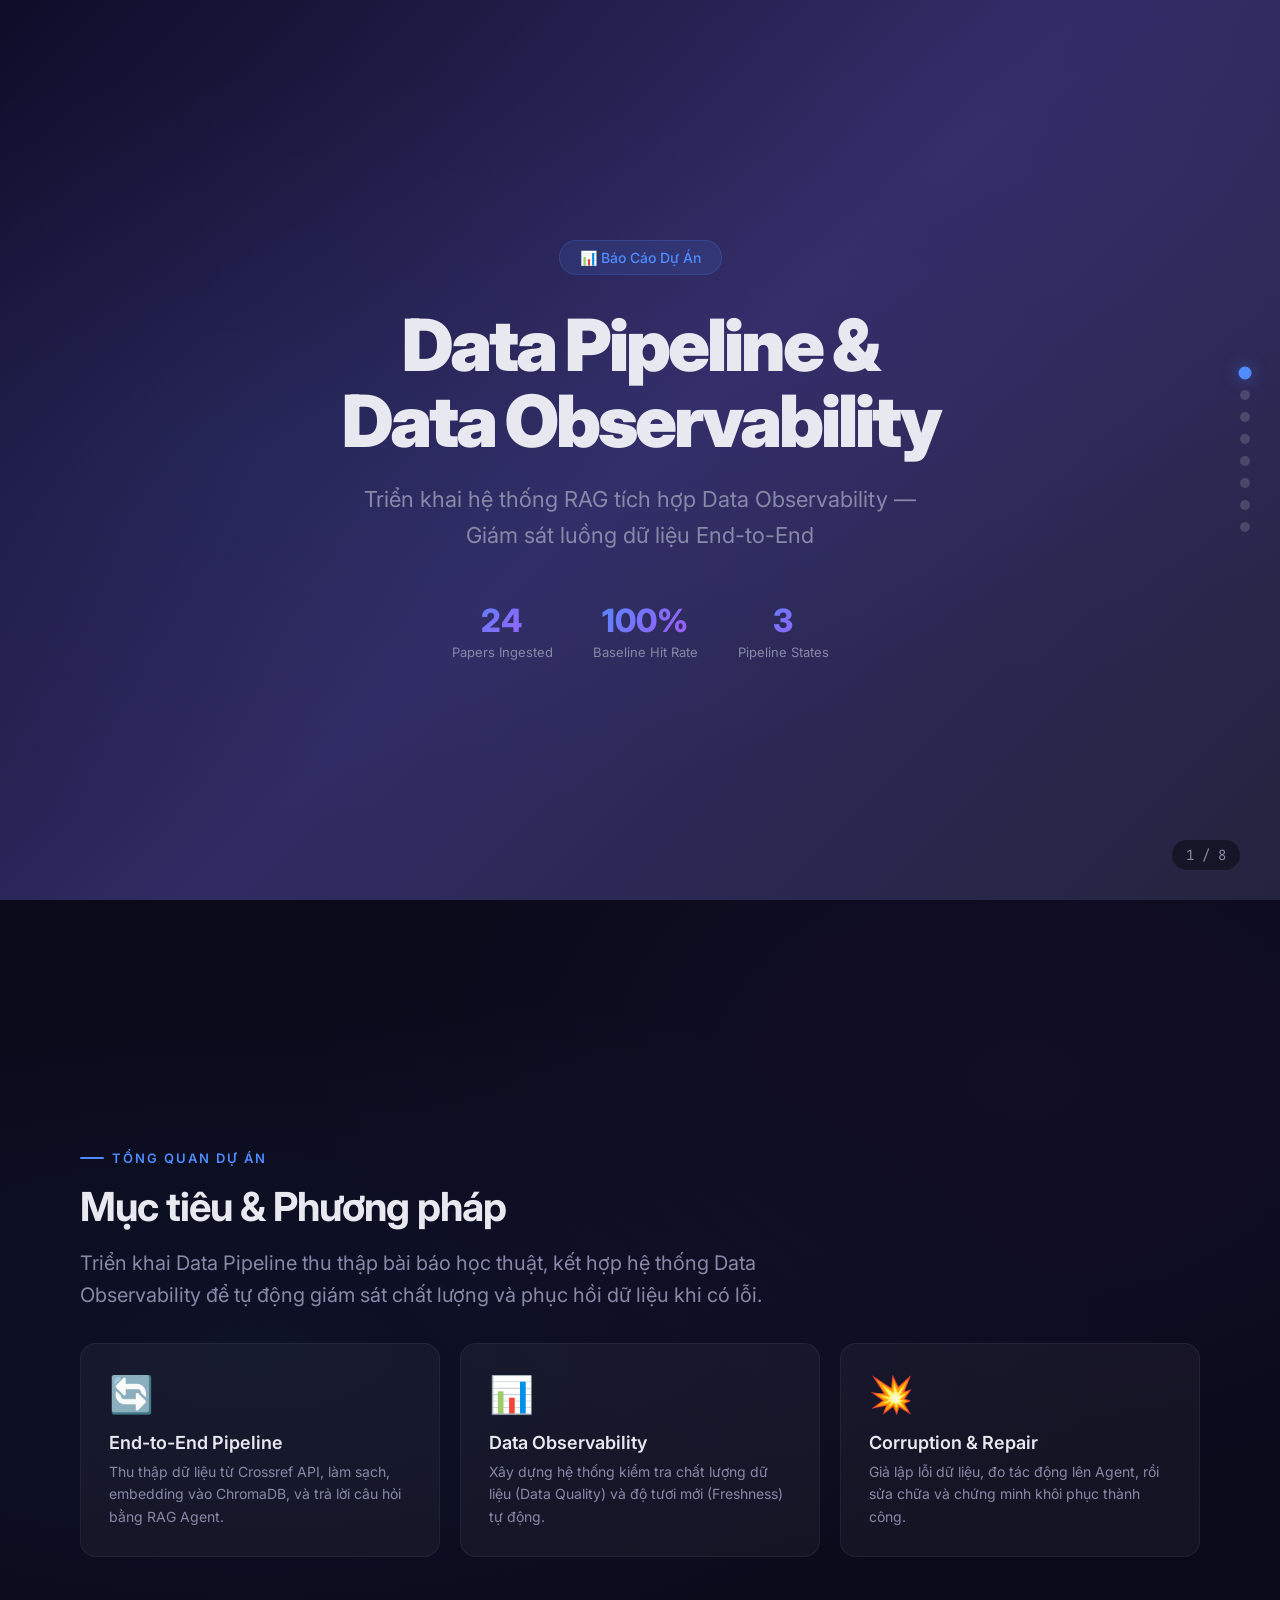
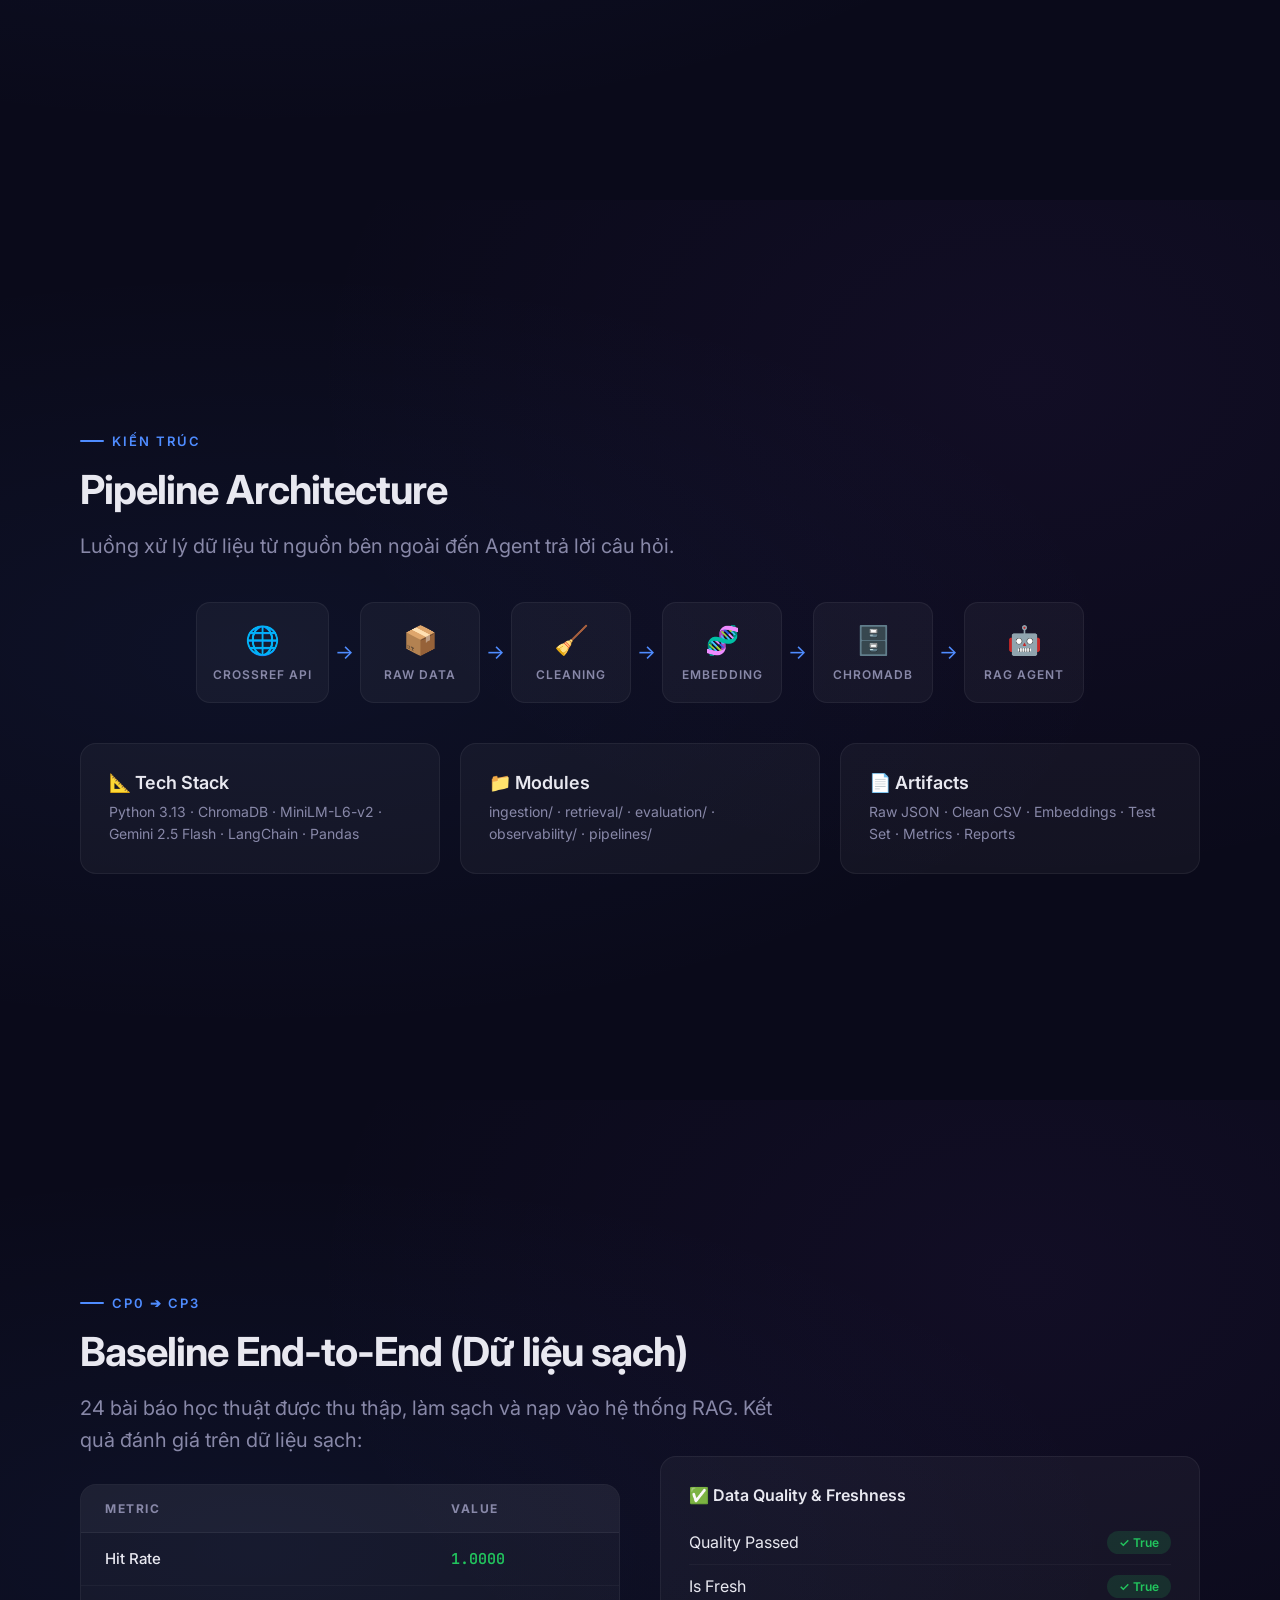
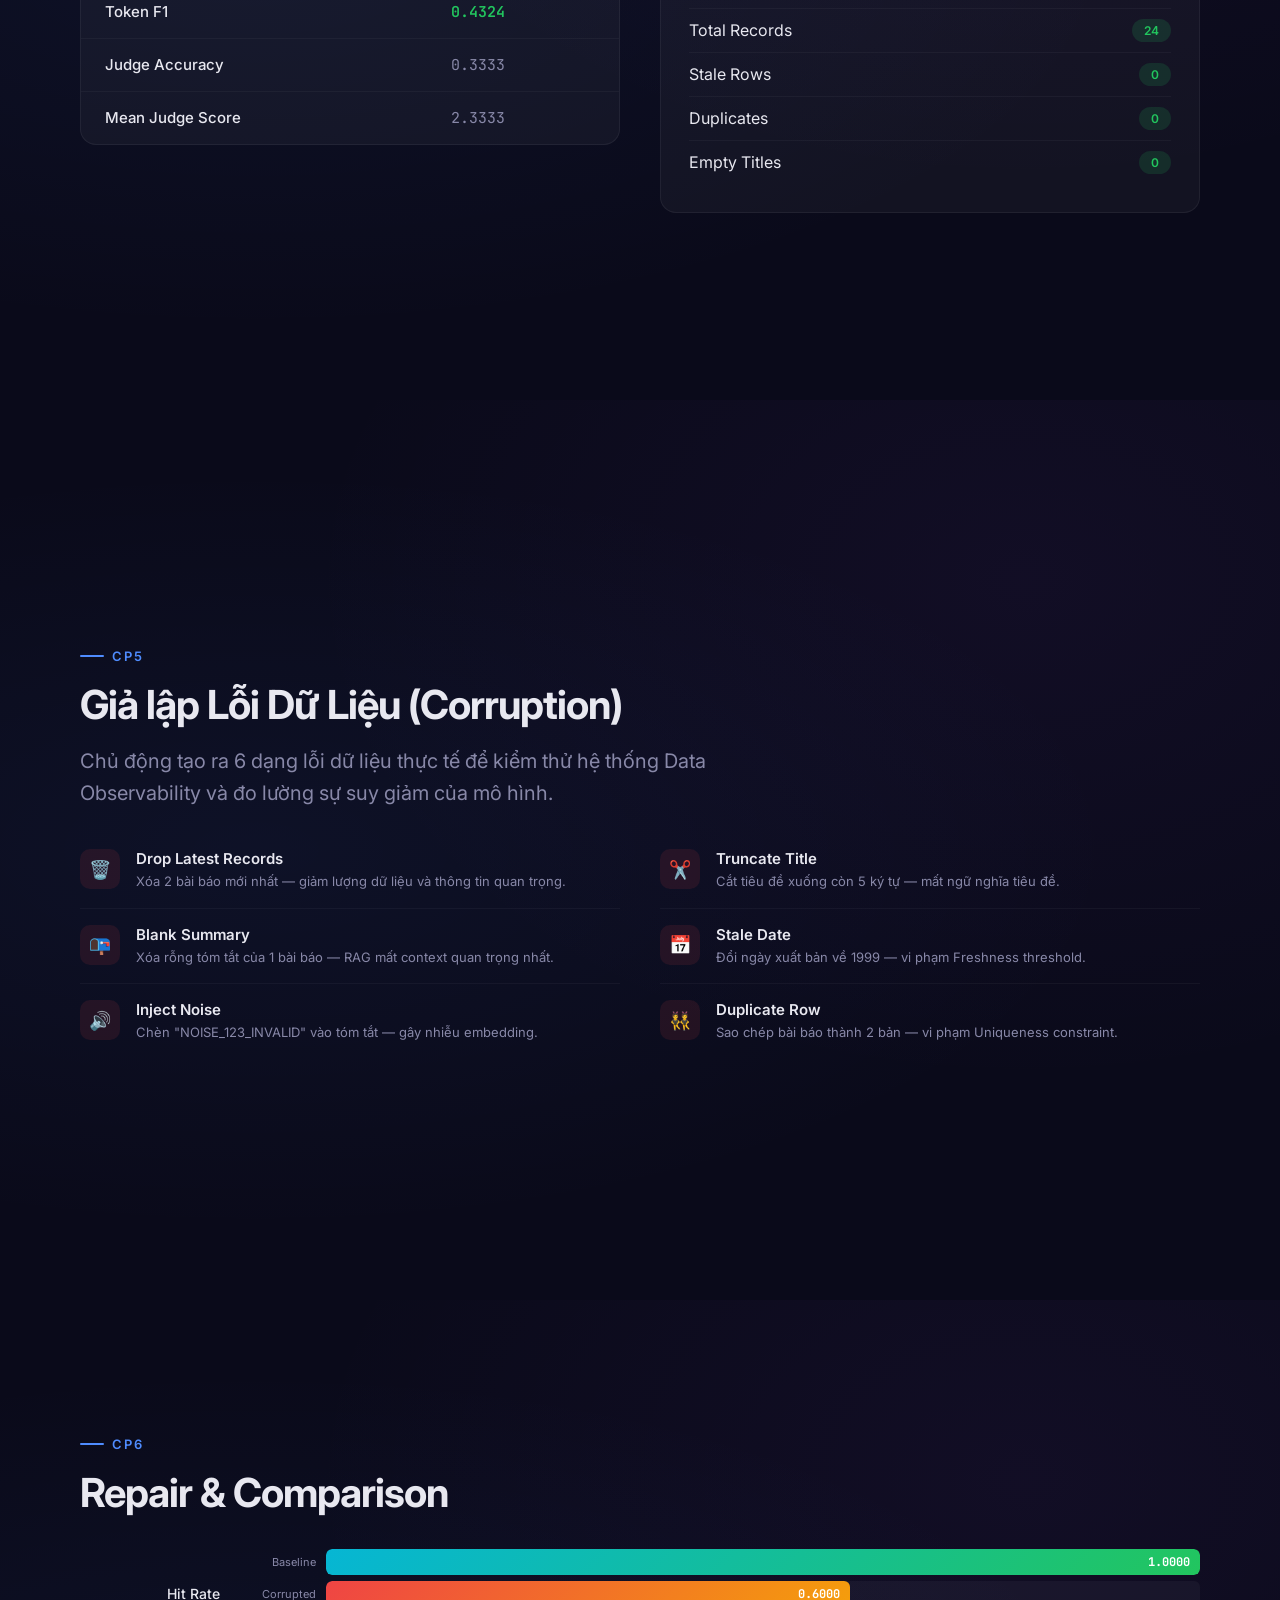
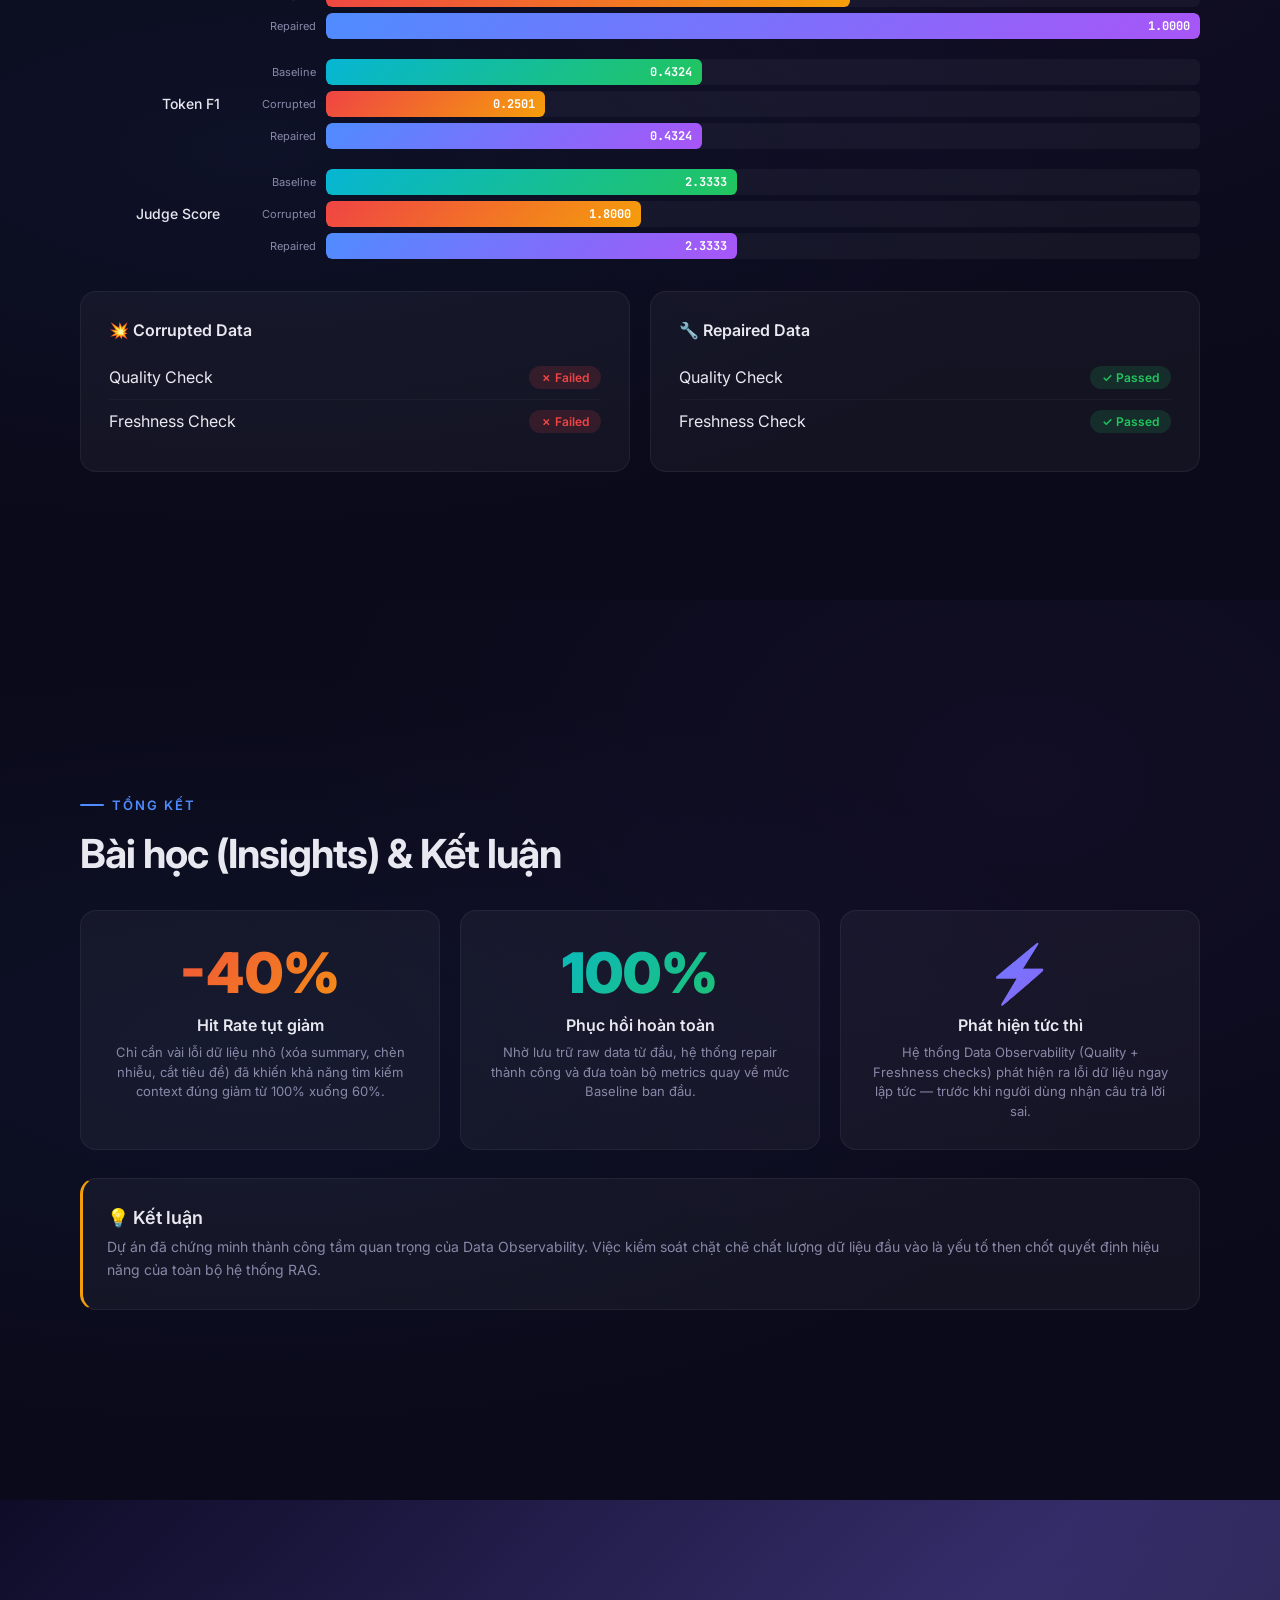
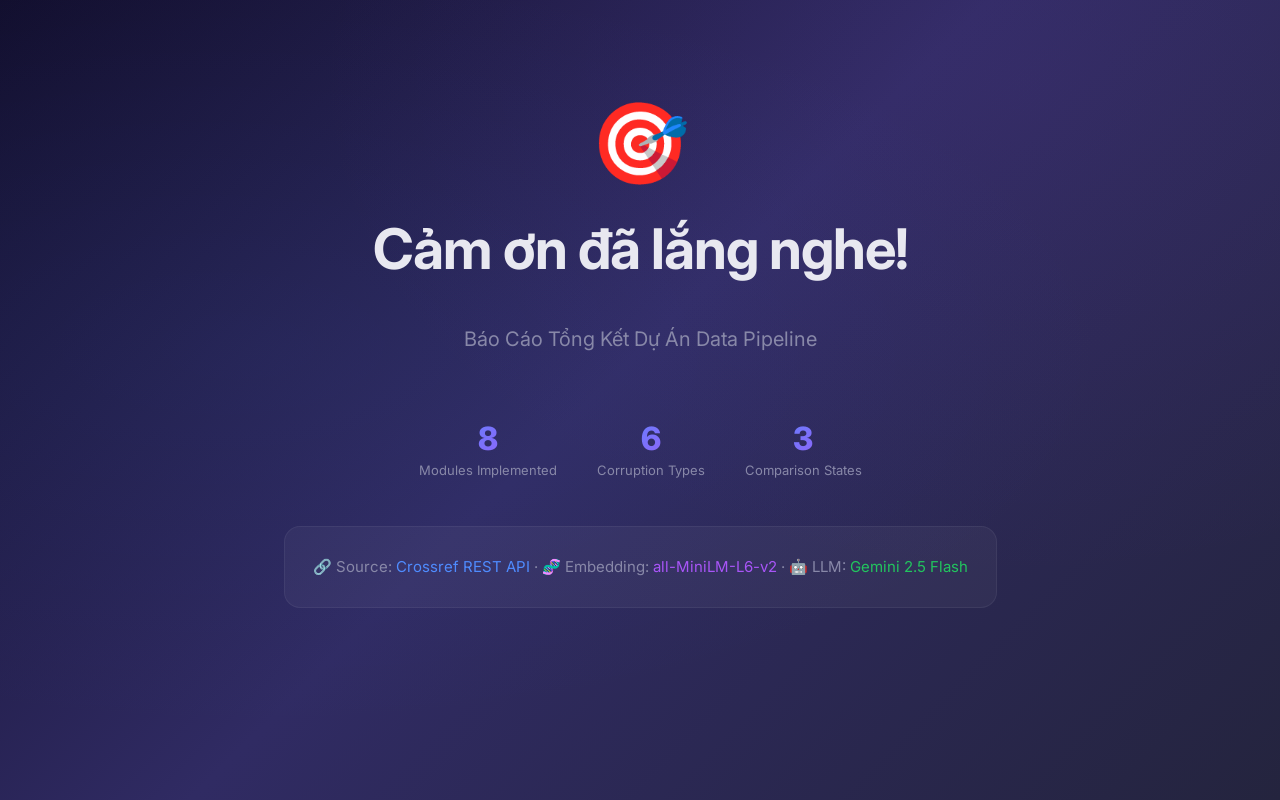
<file: presentation.html>
<!DOCTYPE html>
<html lang="vi">
<head>
    <meta charset="UTF-8">
    <meta name="viewport" content="width=device-width, initial-scale=1.0">
    <title>Day 10 - Data Pipeline & Data Observability</title>
    <link href="https://fonts.googleapis.com/css2?family=Inter:wght@300;400;500;600;700;800;900&family=JetBrains+Mono:wght@400;500;600&display=swap" rel="stylesheet">
    <style>
        :root {
            --bg-primary: #0a0a1a;
            --bg-card: rgba(255, 255, 255, 0.04);
            --bg-card-hover: rgba(255, 255, 255, 0.08);
            --text-primary: #e8e8f0;
            --text-secondary: #8888a8;
            --accent-blue: #4f8cff;
            --accent-purple: #a855f7;
            --accent-green: #22c55e;
            --accent-red: #ef4444;
            --accent-amber: #f59e0b;
            --accent-cyan: #06b6d4;
            --gradient-1: linear-gradient(135deg, #4f8cff 0%, #a855f7 100%);
            --gradient-2: linear-gradient(135deg, #06b6d4 0%, #22c55e 100%);
            --gradient-3: linear-gradient(135deg, #ef4444 0%, #f59e0b 100%);
            --gradient-hero: linear-gradient(135deg, #0f0c29, #302b63, #24243e);
        }

        * { margin: 0; padding: 0; box-sizing: border-box; }

        html { scroll-behavior: smooth; scroll-snap-type: y mandatory; overflow-y: scroll; }

        body {
            font-family: 'Inter', -apple-system, sans-serif;
            background: var(--bg-primary);
            color: var(--text-primary);
            -webkit-font-smoothing: antialiased;
        }

        /* ===== SLIDE SYSTEM ===== */
        .slide {
            min-height: 100vh;
            width: 100%;
            display: flex;
            flex-direction: column;
            justify-content: center;
            align-items: center;
            padding: 60px 80px;
            position: relative;
            scroll-snap-align: start;
            overflow: hidden;
        }

        .slide::before {
            content: '';
            position: absolute;
            top: 0; left: 0; right: 0; bottom: 0;
            background: radial-gradient(ellipse at 20% 50%, rgba(79, 140, 255, 0.06) 0%, transparent 60%),
                        radial-gradient(ellipse at 80% 20%, rgba(168, 85, 247, 0.05) 0%, transparent 50%);
            pointer-events: none;
        }

        .slide-content {
            max-width: 1200px;
            width: 100%;
            position: relative;
            z-index: 2;
        }

        /* ===== NAV ===== */
        .nav-dots {
            position: fixed;
            right: 30px;
            top: 50%;
            transform: translateY(-50%);
            z-index: 100;
            display: flex;
            flex-direction: column;
            gap: 12px;
        }

        .nav-dot {
            width: 10px; height: 10px;
            border-radius: 50%;
            background: rgba(255,255,255,0.15);
            cursor: pointer;
            transition: all 0.3s ease;
            border: none;
        }

        .nav-dot.active, .nav-dot:hover {
            background: var(--accent-blue);
            box-shadow: 0 0 12px rgba(79, 140, 255, 0.5);
            transform: scale(1.3);
        }

        /* ===== SLIDE COUNTER ===== */
        .slide-counter {
            position: fixed;
            bottom: 30px;
            right: 40px;
            z-index: 100;
            font-size: 14px;
            color: var(--text-secondary);
            font-family: 'JetBrains Mono', monospace;
            background: rgba(0,0,0,0.4);
            padding: 6px 14px;
            border-radius: 20px;
            backdrop-filter: blur(10px);
        }

        /* ===== TYPOGRAPHY ===== */
        .slide-title {
            font-size: 52px;
            font-weight: 800;
            line-height: 1.1;
            margin-bottom: 24px;
            letter-spacing: -1.5px;
        }

        .slide-title .gradient-text {
            background: var(--gradient-1);
            -webkit-background-clip: text;
            -webkit-text-fill-color: transparent;
            background-clip: text;
        }

        .slide-subtitle {
            font-size: 20px;
            color: var(--text-secondary);
            font-weight: 400;
            line-height: 1.6;
            max-width: 700px;
        }

        .section-label {
            display: inline-flex;
            align-items: center;
            gap: 8px;
            font-size: 13px;
            font-weight: 600;
            text-transform: uppercase;
            letter-spacing: 2px;
            color: var(--accent-blue);
            margin-bottom: 16px;
        }

        .section-label::before {
            content: '';
            width: 24px; height: 2px;
            background: var(--accent-blue);
            border-radius: 2px;
        }

        h2 {
            font-size: 40px;
            font-weight: 700;
            margin-bottom: 16px;
            letter-spacing: -1px;
        }

        h3 {
            font-size: 24px;
            font-weight: 600;
            margin-bottom: 12px;
        }

        /* ===== CARDS ===== */
        .card-grid {
            display: grid;
            grid-template-columns: repeat(auto-fit, minmax(280px, 1fr));
            gap: 20px;
            margin-top: 32px;
        }

        .card {
            background: var(--bg-card);
            border: 1px solid rgba(255,255,255,0.06);
            border-radius: 16px;
            padding: 28px;
            transition: all 0.35s ease;
            position: relative;
            overflow: hidden;
        }

        .card:hover {
            background: var(--bg-card-hover);
            border-color: rgba(79, 140, 255, 0.2);
            transform: translateY(-4px);
            box-shadow: 0 16px 48px rgba(0,0,0,0.3);
        }

        .card-icon {
            font-size: 36px;
            margin-bottom: 16px;
            display: block;
        }

        .card h3 { font-size: 18px; font-weight: 600; margin-bottom: 8px; }
        .card p { font-size: 14px; color: var(--text-secondary); line-height: 1.6; }

        /* ===== PIPELINE FLOW ===== */
        .pipeline-flow {
            display: flex;
            align-items: center;
            gap: 0;
            margin: 40px 0;
            flex-wrap: wrap;
            justify-content: center;
        }

        .pipeline-step {
            display: flex;
            flex-direction: column;
            align-items: center;
            text-align: center;
            gap: 10px;
            padding: 20px 16px;
            border-radius: 14px;
            background: var(--bg-card);
            border: 1px solid rgba(255,255,255,0.06);
            min-width: 120px;
            transition: all 0.3s ease;
        }

        .pipeline-step:hover {
            background: var(--bg-card-hover);
            transform: translateY(-4px);
        }

        .pipeline-step .step-icon { font-size: 28px; }
        .pipeline-step .step-label {
            font-size: 12px;
            font-weight: 600;
            text-transform: uppercase;
            letter-spacing: 1px;
            color: var(--text-secondary);
        }

        .pipeline-arrow {
            font-size: 20px;
            color: var(--accent-blue);
            padding: 0 6px;
            flex-shrink: 0;
        }

        /* ===== METRICS TABLE ===== */
        .metrics-table {
            width: 100%;
            border-collapse: separate;
            border-spacing: 0;
            margin-top: 28px;
            border-radius: 16px;
            overflow: hidden;
            background: var(--bg-card);
            border: 1px solid rgba(255,255,255,0.06);
        }

        .metrics-table th {
            padding: 16px 24px;
            text-align: left;
            font-size: 12px;
            font-weight: 700;
            text-transform: uppercase;
            letter-spacing: 1.5px;
            color: var(--text-secondary);
            background: rgba(255,255,255,0.03);
            border-bottom: 1px solid rgba(255,255,255,0.06);
        }

        .metrics-table td {
            padding: 16px 24px;
            font-size: 15px;
            border-bottom: 1px solid rgba(255,255,255,0.04);
            font-family: 'JetBrains Mono', monospace;
        }

        .metrics-table tr:last-child td { border-bottom: none; }

        .metrics-table .metric-name {
            font-family: 'Inter', sans-serif;
            font-weight: 500;
            color: var(--text-primary);
        }

        .val-good { color: var(--accent-green); font-weight: 600; }
        .val-bad { color: var(--accent-red); font-weight: 600; }
        .val-neutral { color: var(--text-secondary); }

        /* ===== BAR CHART ===== */
        .chart-container {
            margin-top: 32px;
        }

        .chart-row {
            display: flex;
            align-items: center;
            gap: 16px;
            margin-bottom: 20px;
        }

        .chart-label {
            width: 140px;
            font-size: 14px;
            font-weight: 500;
            text-align: right;
            flex-shrink: 0;
        }

        .chart-bars {
            flex: 1;
            display: flex;
            flex-direction: column;
            gap: 6px;
        }

        .bar-group {
            display: flex;
            align-items: center;
            gap: 10px;
        }

        .bar-tag {
            width: 80px;
            font-size: 11px;
            color: var(--text-secondary);
            text-align: right;
            flex-shrink: 0;
        }

        .bar-track {
            flex: 1;
            height: 26px;
            background: rgba(255,255,255,0.04);
            border-radius: 6px;
            overflow: hidden;
            position: relative;
        }

        .bar-fill {
            height: 100%;
            border-radius: 6px;
            transition: width 1.5s cubic-bezier(0.22, 1, 0.36, 1);
            display: flex;
            align-items: center;
            justify-content: flex-end;
            padding-right: 10px;
            font-size: 12px;
            font-weight: 700;
            font-family: 'JetBrains Mono', monospace;
            color: white;
            min-width: 50px;
        }

        .bar-baseline { background: var(--gradient-2); }
        .bar-corrupted { background: var(--gradient-3); }
        .bar-repaired { background: var(--gradient-1); }

        /* ===== STATUS BADGES ===== */
        .status-grid {
            display: grid;
            grid-template-columns: 1fr 1fr;
            gap: 20px;
            margin-top: 32px;
        }

        .status-card {
            background: var(--bg-card);
            border: 1px solid rgba(255,255,255,0.06);
            border-radius: 16px;
            padding: 28px;
        }

        .status-card h4 {
            font-size: 16px;
            font-weight: 600;
            margin-bottom: 16px;
        }

        .status-item {
            display: flex;
            align-items: center;
            justify-content: space-between;
            padding: 10px 0;
            border-bottom: 1px solid rgba(255,255,255,0.04);
        }

        .status-item:last-child { border-bottom: none; }

        .badge {
            display: inline-flex;
            align-items: center;
            gap: 6px;
            padding: 4px 12px;
            border-radius: 20px;
            font-size: 12px;
            font-weight: 600;
        }

        .badge-pass { background: rgba(34,197,94,0.15); color: var(--accent-green); }
        .badge-fail { background: rgba(239,68,68,0.15); color: var(--accent-red); }

        /* ===== CORRUPTION LIST ===== */
        .corruption-list {
            list-style: none;
            margin-top: 24px;
        }

        .corruption-list li {
            display: flex;
            align-items: flex-start;
            gap: 16px;
            padding: 16px 0;
            border-bottom: 1px solid rgba(255,255,255,0.04);
        }

        .corruption-list li:last-child { border-bottom: none; }

        .corruption-icon {
            width: 40px; height: 40px;
            border-radius: 10px;
            display: flex;
            align-items: center;
            justify-content: center;
            font-size: 18px;
            flex-shrink: 0;
            background: rgba(239, 68, 68, 0.1);
        }

        .corruption-text h4 { font-size: 15px; font-weight: 600; margin-bottom: 4px; }
        .corruption-text p { font-size: 13px; color: var(--text-secondary); line-height: 1.5; }

        /* ===== HERO SPECIAL ===== */
        .hero-slide {
            background: var(--gradient-hero);
            text-align: center;
        }

        .hero-slide .slide-content {
            display: flex;
            flex-direction: column;
            align-items: center;
        }

        .hero-badge {
            display: inline-flex;
            align-items: center;
            gap: 8px;
            padding: 8px 20px;
            border-radius: 30px;
            background: rgba(79, 140, 255, 0.12);
            border: 1px solid rgba(79, 140, 255, 0.2);
            font-size: 14px;
            font-weight: 500;
            color: var(--accent-blue);
            margin-bottom: 32px;
        }

        .hero-title {
            font-size: 72px;
            font-weight: 900;
            line-height: 1.05;
            letter-spacing: -3px;
            margin-bottom: 24px;
        }

        .hero-sub {
            font-size: 22px;
            color: var(--text-secondary);
            max-width: 600px;
            line-height: 1.6;
            margin-bottom: 48px;
        }

        .hero-info {
            display: flex;
            gap: 40px;
            flex-wrap: wrap;
            justify-content: center;
        }

        .hero-info-item {
            text-align: center;
        }

        .hero-info-item .info-value {
            font-size: 32px;
            font-weight: 800;
            background: var(--gradient-1);
            -webkit-background-clip: text;
            -webkit-text-fill-color: transparent;
            background-clip: text;
        }

        .hero-info-item .info-label {
            font-size: 13px;
            color: var(--text-secondary);
            margin-top: 4px;
        }

        /* ===== CONCLUSION ===== */
        .insight-cards {
            display: grid;
            grid-template-columns: repeat(3, 1fr);
            gap: 20px;
            margin-top: 32px;
        }

        .insight-card {
            background: var(--bg-card);
            border: 1px solid rgba(255,255,255,0.06);
            border-radius: 16px;
            padding: 28px;
            text-align: center;
            transition: all 0.3s ease;
        }

        .insight-card:hover {
            transform: translateY(-4px);
            box-shadow: 0 16px 40px rgba(0,0,0,0.3);
        }

        .insight-number {
            font-size: 56px;
            font-weight: 900;
            margin-bottom: 8px;
        }

        .insight-card h4 { font-size: 16px; font-weight: 600; margin-bottom: 8px; }
        .insight-card p { font-size: 13px; color: var(--text-secondary); line-height: 1.5; }

        /* ===== TWO COLUMNS ===== */
        .two-col {
            display: grid;
            grid-template-columns: 1fr 1fr;
            gap: 40px;
            align-items: start;
        }

        /* ===== THANK YOU ===== */
        .thankyou-slide {
            text-align: center;
            background: var(--gradient-hero);
        }

        .thankyou-slide .slide-content {
            display: flex;
            flex-direction: column;
            align-items: center;
        }

        .thankyou-emoji { font-size: 80px; margin-bottom: 24px; }

        /* ===== ANIMATIONS ===== */
        .fade-up {
            opacity: 0;
            transform: translateY(30px);
            transition: opacity 0.7s ease, transform 0.7s ease;
        }

        .fade-up.visible {
            opacity: 1;
            transform: translateY(0);
        }

        .delay-1 { transition-delay: 0.1s; }
        .delay-2 { transition-delay: 0.2s; }
        .delay-3 { transition-delay: 0.3s; }
        .delay-4 { transition-delay: 0.4s; }
        .delay-5 { transition-delay: 0.5s; }
        .delay-6 { transition-delay: 0.6s; }

        /* ===== RESPONSIVE ===== */
        @media (max-width: 900px) {
            .slide { padding: 40px 24px; }
            .hero-title { font-size: 44px; letter-spacing: -2px; }
            .slide-title { font-size: 36px; }
            h2 { font-size: 30px; }
            .two-col { grid-template-columns: 1fr; }
            .insight-cards { grid-template-columns: 1fr; }
            .status-grid { grid-template-columns: 1fr; }
            .nav-dots { display: none; }
            .pipeline-flow { flex-direction: column; }
            .pipeline-arrow { transform: rotate(90deg); }
        }
    </style>
</head>
<body>

<!-- NAV DOTS -->
<div class="nav-dots" id="navDots"></div>
<div class="slide-counter" id="slideCounter">1 / 8</div>

<!-- ====== SLIDE 1: HERO ====== -->
<section class="slide hero-slide" id="slide-1">
    <div class="slide-content">
        <div class="hero-badge fade-up">📊 Báo Cáo Dự Án</div>
        <h1 class="hero-title fade-up delay-1">
            Data Pipeline &<br>
            <span class="gradient-text">Data Observability</span>
        </h1>
        <p class="hero-sub fade-up delay-2">
            Triển khai hệ thống RAG tích hợp Data Observability — Giám sát luồng dữ liệu End-to-End
        </p>
        <div class="hero-info fade-up delay-3">
            <div class="hero-info-item">
                <div class="info-value">24</div>
                <div class="info-label">Papers Ingested</div>
            </div>
            <div class="hero-info-item">
                <div class="info-value">100%</div>
                <div class="info-label">Baseline Hit Rate</div>
            </div>
            <div class="hero-info-item">
                <div class="info-value">3</div>
                <div class="info-label">Pipeline States</div>
            </div>
        </div>
    </div>
</section>

<!-- ====== SLIDE 2: OBJECTIVES ====== -->
<section class="slide" id="slide-2">
    <div class="slide-content">
        <div class="section-label fade-up">Tổng quan dự án</div>
        <h2 class="fade-up delay-1">Mục tiêu & Phương pháp</h2>
        <p class="slide-subtitle fade-up delay-2">Triển khai Data Pipeline thu thập bài báo học thuật, kết hợp hệ thống Data Observability để tự động giám sát chất lượng và phục hồi dữ liệu khi có lỗi.</p>
        <div class="card-grid">
            <div class="card fade-up delay-2">
                <span class="card-icon">🔄</span>
                <h3>End-to-End Pipeline</h3>
                <p>Thu thập dữ liệu từ Crossref API, làm sạch, embedding vào ChromaDB, và trả lời câu hỏi bằng RAG Agent.</p>
            </div>
            <div class="card fade-up delay-3">
                <span class="card-icon">📊</span>
                <h3>Data Observability</h3>
                <p>Xây dựng hệ thống kiểm tra chất lượng dữ liệu (Data Quality) và độ tươi mới (Freshness) tự động.</p>
            </div>
            <div class="card fade-up delay-4">
                <span class="card-icon">💥</span>
                <h3>Corruption & Repair</h3>
                <p>Giả lập lỗi dữ liệu, đo tác động lên Agent, rồi sửa chữa và chứng minh khôi phục thành công.</p>
            </div>
        </div>
    </div>
</section>

<!-- ====== SLIDE 3: ARCHITECTURE ====== -->
<section class="slide" id="slide-3">
    <div class="slide-content">
        <div class="section-label fade-up">Kiến trúc</div>
        <h2 class="fade-up delay-1">Pipeline Architecture</h2>
        <p class="slide-subtitle fade-up delay-2">Luồng xử lý dữ liệu từ nguồn bên ngoài đến Agent trả lời câu hỏi.</p>
        <div class="pipeline-flow fade-up delay-3">
            <div class="pipeline-step">
                <span class="step-icon">🌐</span>
                <span class="step-label">Crossref API</span>
            </div>
            <span class="pipeline-arrow">→</span>
            <div class="pipeline-step">
                <span class="step-icon">📦</span>
                <span class="step-label">Raw Data</span>
            </div>
            <span class="pipeline-arrow">→</span>
            <div class="pipeline-step">
                <span class="step-icon">🧹</span>
                <span class="step-label">Cleaning</span>
            </div>
            <span class="pipeline-arrow">→</span>
            <div class="pipeline-step">
                <span class="step-icon">🧬</span>
                <span class="step-label">Embedding</span>
            </div>
            <span class="pipeline-arrow">→</span>
            <div class="pipeline-step">
                <span class="step-icon">🗄️</span>
                <span class="step-label">ChromaDB</span>
            </div>
            <span class="pipeline-arrow">→</span>
            <div class="pipeline-step">
                <span class="step-icon">🤖</span>
                <span class="step-label">RAG Agent</span>
            </div>
        </div>
        <div class="card-grid fade-up delay-4">
            <div class="card">
                <h3>📐 Tech Stack</h3>
                <p>Python 3.13 · ChromaDB · MiniLM-L6-v2 · Gemini 2.5 Flash · LangChain · Pandas</p>
            </div>
            <div class="card">
                <h3>📁 Modules</h3>
                <p>ingestion/ · retrieval/ · evaluation/ · observability/ · pipelines/</p>
            </div>
            <div class="card">
                <h3>📄 Artifacts</h3>
                <p>Raw JSON · Clean CSV · Embeddings · Test Set · Metrics · Reports</p>
            </div>
        </div>
    </div>
</section>

<!-- ====== SLIDE 4: BASELINE RESULTS ====== -->
<section class="slide" id="slide-4">
    <div class="slide-content">
        <div class="section-label fade-up">CP0 ➔ CP3</div>
        <h2 class="fade-up delay-1">Baseline End-to-End (Dữ liệu sạch)</h2>
        <p class="slide-subtitle fade-up delay-2">24 bài báo học thuật được thu thập, làm sạch và nạp vào hệ thống RAG. Kết quả đánh giá trên dữ liệu sạch:</p>
        <div class="two-col fade-up delay-3">
            <div>
                <table class="metrics-table">
                    <thead>
                        <tr><th>Metric</th><th>Value</th></tr>
                    </thead>
                    <tbody>
                        <tr><td class="metric-name">Hit Rate</td><td class="val-good">1.0000</td></tr>
                        <tr><td class="metric-name">Token F1</td><td class="val-good">0.4324</td></tr>
                        <tr><td class="metric-name">Judge Accuracy</td><td class="val-neutral">0.3333</td></tr>
                        <tr><td class="metric-name">Mean Judge Score</td><td class="val-neutral">2.3333</td></tr>
                    </tbody>
                </table>
            </div>
            <div>
                <div class="status-card">
                    <h4>✅ Data Quality & Freshness</h4>
                    <div class="status-item">
                        <span>Quality Passed</span>
                        <span class="badge badge-pass">✓ True</span>
                    </div>
                    <div class="status-item">
                        <span>Is Fresh</span>
                        <span class="badge badge-pass">✓ True</span>
                    </div>
                    <div class="status-item">
                        <span>Total Records</span>
                        <span class="badge badge-pass">24</span>
                    </div>
                    <div class="status-item">
                        <span>Stale Rows</span>
                        <span class="badge badge-pass">0</span>
                    </div>
                    <div class="status-item">
                        <span>Duplicates</span>
                        <span class="badge badge-pass">0</span>
                    </div>
                    <div class="status-item">
                        <span>Empty Titles</span>
                        <span class="badge badge-pass">0</span>
                    </div>
                </div>
            </div>
        </div>
    </div>
</section>

<!-- ====== SLIDE 5: CORRUPTION ====== -->
<section class="slide" id="slide-5">
    <div class="slide-content">
        <div class="section-label fade-up">CP5</div>
        <h2 class="fade-up delay-1">Giả lập <span class="gradient-text">Lỗi Dữ Liệu</span> (Corruption)</h2>
        <p class="slide-subtitle fade-up delay-2">Chủ động tạo ra 6 dạng lỗi dữ liệu thực tế để kiểm thử hệ thống Data Observability và đo lường sự suy giảm của mô hình.</p>
        <div class="two-col fade-up delay-3">
            <ul class="corruption-list">
                <li>
                    <div class="corruption-icon">🗑️</div>
                    <div class="corruption-text">
                        <h4>Drop Latest Records</h4>
                        <p>Xóa 2 bài báo mới nhất — giảm lượng dữ liệu và thông tin quan trọng.</p>
                    </div>
                </li>
                <li>
                    <div class="corruption-icon">📭</div>
                    <div class="corruption-text">
                        <h4>Blank Summary</h4>
                        <p>Xóa rỗng tóm tắt của 1 bài báo — RAG mất context quan trọng nhất.</p>
                    </div>
                </li>
                <li>
                    <div class="corruption-icon">🔊</div>
                    <div class="corruption-text">
                        <h4>Inject Noise</h4>
                        <p>Chèn "NOISE_123_INVALID" vào tóm tắt — gây nhiễu embedding.</p>
                    </div>
                </li>
            </ul>
            <ul class="corruption-list">
                <li>
                    <div class="corruption-icon">✂️</div>
                    <div class="corruption-text">
                        <h4>Truncate Title</h4>
                        <p>Cắt tiêu đề xuống còn 5 ký tự — mất ngữ nghĩa tiêu đề.</p>
                    </div>
                </li>
                <li>
                    <div class="corruption-icon">📅</div>
                    <div class="corruption-text">
                        <h4>Stale Date</h4>
                        <p>Đổi ngày xuất bản về 1999 — vi phạm Freshness threshold.</p>
                    </div>
                </li>
                <li>
                    <div class="corruption-icon">👯</div>
                    <div class="corruption-text">
                        <h4>Duplicate Row</h4>
                        <p>Sao chép bài báo thành 2 bản — vi phạm Uniqueness constraint.</p>
                    </div>
                </li>
            </ul>
        </div>
    </div>
</section>

<!-- ====== SLIDE 6: COMPARISON CHART ====== -->
<section class="slide" id="slide-6">
    <div class="slide-content">
        <div class="section-label fade-up">CP6</div>
        <h2 class="fade-up delay-1">Repair & <span class="gradient-text">Comparison</span></h2>
        
        <div class="chart-container fade-up delay-2">
            <div class="chart-row">
                <div class="chart-label">Hit Rate</div>
                <div class="chart-bars">
                    <div class="bar-group">
                        <span class="bar-tag">Baseline</span>
                        <div class="bar-track"><div class="bar-fill bar-baseline" data-width="100">1.0000</div></div>
                    </div>
                    <div class="bar-group">
                        <span class="bar-tag">Corrupted</span>
                        <div class="bar-track"><div class="bar-fill bar-corrupted" data-width="60">0.6000</div></div>
                    </div>
                    <div class="bar-group">
                        <span class="bar-tag">Repaired</span>
                        <div class="bar-track"><div class="bar-fill bar-repaired" data-width="100">1.0000</div></div>
                    </div>
                </div>
            </div>
            <div class="chart-row">
                <div class="chart-label">Token F1</div>
                <div class="chart-bars">
                    <div class="bar-group">
                        <span class="bar-tag">Baseline</span>
                        <div class="bar-track"><div class="bar-fill bar-baseline" data-width="43">0.4324</div></div>
                    </div>
                    <div class="bar-group">
                        <span class="bar-tag">Corrupted</span>
                        <div class="bar-track"><div class="bar-fill bar-corrupted" data-width="25">0.2501</div></div>
                    </div>
                    <div class="bar-group">
                        <span class="bar-tag">Repaired</span>
                        <div class="bar-track"><div class="bar-fill bar-repaired" data-width="43">0.4324</div></div>
                    </div>
                </div>
            </div>
            <div class="chart-row">
                <div class="chart-label">Judge Score</div>
                <div class="chart-bars">
                    <div class="bar-group">
                        <span class="bar-tag">Baseline</span>
                        <div class="bar-track"><div class="bar-fill bar-baseline" data-width="47">2.3333</div></div>
                    </div>
                    <div class="bar-group">
                        <span class="bar-tag">Corrupted</span>
                        <div class="bar-track"><div class="bar-fill bar-corrupted" data-width="36">1.8000</div></div>
                    </div>
                    <div class="bar-group">
                        <span class="bar-tag">Repaired</span>
                        <div class="bar-track"><div class="bar-fill bar-repaired" data-width="47">2.3333</div></div>
                    </div>
                </div>
            </div>
        </div>

        <div class="status-grid fade-up delay-3">
            <div class="status-card">
                <h4>💥 Corrupted Data</h4>
                <div class="status-item">
                    <span>Quality Check</span>
                    <span class="badge badge-fail">✗ Failed</span>
                </div>
                <div class="status-item">
                    <span>Freshness Check</span>
                    <span class="badge badge-fail">✗ Failed</span>
                </div>
            </div>
            <div class="status-card">
                <h4>🔧 Repaired Data</h4>
                <div class="status-item">
                    <span>Quality Check</span>
                    <span class="badge badge-pass">✓ Passed</span>
                </div>
                <div class="status-item">
                    <span>Freshness Check</span>
                    <span class="badge badge-pass">✓ Passed</span>
                </div>
            </div>
        </div>
    </div>
</section>

<!-- ====== SLIDE 7: KEY INSIGHTS ====== -->
<section class="slide" id="slide-7">
    <div class="slide-content">
        <div class="section-label fade-up">Tổng kết</div>
        <h2 class="fade-up delay-1">Bài học (Insights) & Kết luận</h2>
        <div class="insight-cards fade-up delay-2">
            <div class="insight-card">
                <div class="insight-number" style="background: var(--gradient-3); -webkit-background-clip: text; -webkit-text-fill-color: transparent; background-clip: text;">-40%</div>
                <h4>Hit Rate tụt giảm</h4>
                <p>Chỉ cần vài lỗi dữ liệu nhỏ (xóa summary, chèn nhiễu, cắt tiêu đề) đã khiến khả năng tìm kiếm context đúng giảm từ 100% xuống 60%.</p>
            </div>
            <div class="insight-card">
                <div class="insight-number" style="background: var(--gradient-2); -webkit-background-clip: text; -webkit-text-fill-color: transparent; background-clip: text;">100%</div>
                <h4>Phục hồi hoàn toàn</h4>
                <p>Nhờ lưu trữ raw data từ đầu, hệ thống repair thành công và đưa toàn bộ metrics quay về mức Baseline ban đầu.</p>
            </div>
            <div class="insight-card">
                <div class="insight-number" style="background: var(--gradient-1); -webkit-background-clip: text; -webkit-text-fill-color: transparent; background-clip: text;">⚡</div>
                <h4>Phát hiện tức thì</h4>
                <p>Hệ thống Data Observability (Quality + Freshness checks) phát hiện ra lỗi dữ liệu ngay lập tức — trước khi người dùng nhận câu trả lời sai.</p>
            </div>
        </div>
        <div class="card fade-up delay-3" style="margin-top: 28px; border-left: 3px solid var(--accent-amber); padding-left: 24px;">
            <h3>💡 Kết luận</h3>
            <p>Dự án đã chứng minh thành công tầm quan trọng của Data Observability. Việc kiểm soát chặt chẽ chất lượng dữ liệu đầu vào là yếu tố then chốt quyết định hiệu năng của toàn bộ hệ thống RAG.</p>
        </div>
    </div>
</section>

<!-- ====== SLIDE 8: THANK YOU ====== -->
<section class="slide thankyou-slide" id="slide-8">
    <div class="slide-content">
        <div class="thankyou-emoji fade-up">🎯</div>
        <h2 class="fade-up delay-1" style="font-size: 56px;">Cảm ơn đã lắng nghe!</h2>
        <p class="slide-subtitle fade-up delay-2" style="text-align: center; margin: 24px auto;">
            Báo Cáo Tổng Kết Dự Án Data Pipeline
        </p>
        <div class="hero-info fade-up delay-3" style="margin-top: 40px;">
            <div class="hero-info-item">
                <div class="info-value">8</div>
                <div class="info-label">Modules Implemented</div>
            </div>
            <div class="hero-info-item">
                <div class="info-value">6</div>
                <div class="info-label">Corruption Types</div>
            </div>
            <div class="hero-info-item">
                <div class="info-value">3</div>
                <div class="info-label">Comparison States</div>
            </div>
        </div>
        <div class="card fade-up delay-4" style="margin-top: 48px; text-align: center;">
            <p style="font-size: 15px; color: var(--text-secondary);">
                🔗 Source: <span style="color: var(--accent-blue);">Crossref REST API</span> · 
                🧬 Embedding: <span style="color: var(--accent-purple);">all-MiniLM-L6-v2</span> · 
                🤖 LLM: <span style="color: var(--accent-green);">Gemini 2.5 Flash</span>
            </p>
        </div>
    </div>
</section>

<script>
    // ===== NAV DOTS =====
    const totalSlides = 8;
    const navDots = document.getElementById('navDots');
    const counter = document.getElementById('slideCounter');

    for (let i = 1; i <= totalSlides; i++) {
        const dot = document.createElement('button');
        dot.className = 'nav-dot' + (i === 1 ? ' active' : '');
        dot.dataset.slide = i;
        dot.addEventListener('click', () => {
            document.getElementById('slide-' + i).scrollIntoView({ behavior: 'smooth' });
        });
        navDots.appendChild(dot);
    }

    // ===== SCROLL OBSERVER =====
    const slides = document.querySelectorAll('.slide');
    const observer = new IntersectionObserver((entries) => {
        entries.forEach(entry => {
            if (entry.isIntersecting) {
                const idx = parseInt(entry.target.id.split('-')[1]);
                counter.textContent = idx + ' / ' + totalSlides;
                document.querySelectorAll('.nav-dot').forEach((d, i) => {
                    d.classList.toggle('active', i + 1 === idx);
                });
                // Trigger animations
                entry.target.querySelectorAll('.fade-up').forEach(el => el.classList.add('visible'));
            }
        });
    }, { threshold: 0.3 });

    slides.forEach(s => observer.observe(s));

    // ===== ANIMATE BARS =====
    const barObserver = new IntersectionObserver((entries) => {
        entries.forEach(entry => {
            if (entry.isIntersecting) {
                entry.target.querySelectorAll('.bar-fill').forEach(bar => {
                    bar.style.width = bar.dataset.width + '%';
                });
            }
        });
    }, { threshold: 0.3 });

    document.querySelectorAll('.chart-container').forEach(c => barObserver.observe(c));

    // Init bars at 0
    document.querySelectorAll('.bar-fill').forEach(bar => bar.style.width = '0%');

    // ===== KEYBOARD NAV =====
    let currentSlide = 1;
    document.addEventListener('keydown', (e) => {
        if (e.key === 'ArrowDown' || e.key === 'ArrowRight' || e.key === ' ') {
            e.preventDefault();
            currentSlide = Math.min(currentSlide + 1, totalSlides);
            document.getElementById('slide-' + currentSlide).scrollIntoView({ behavior: 'smooth' });
        } else if (e.key === 'ArrowUp' || e.key === 'ArrowLeft') {
            e.preventDefault();
            currentSlide = Math.max(currentSlide - 1, 1);
            document.getElementById('slide-' + currentSlide).scrollIntoView({ behavior: 'smooth' });
        }
    });

    // Update currentSlide on scroll
    const scrollObserver = new IntersectionObserver((entries) => {
        entries.forEach(entry => {
            if (entry.isIntersecting) {
                currentSlide = parseInt(entry.target.id.split('-')[1]);
            }
        });
    }, { threshold: 0.5 });
    slides.forEach(s => scrollObserver.observe(s));
</script>

</body>
</html>
</file>
